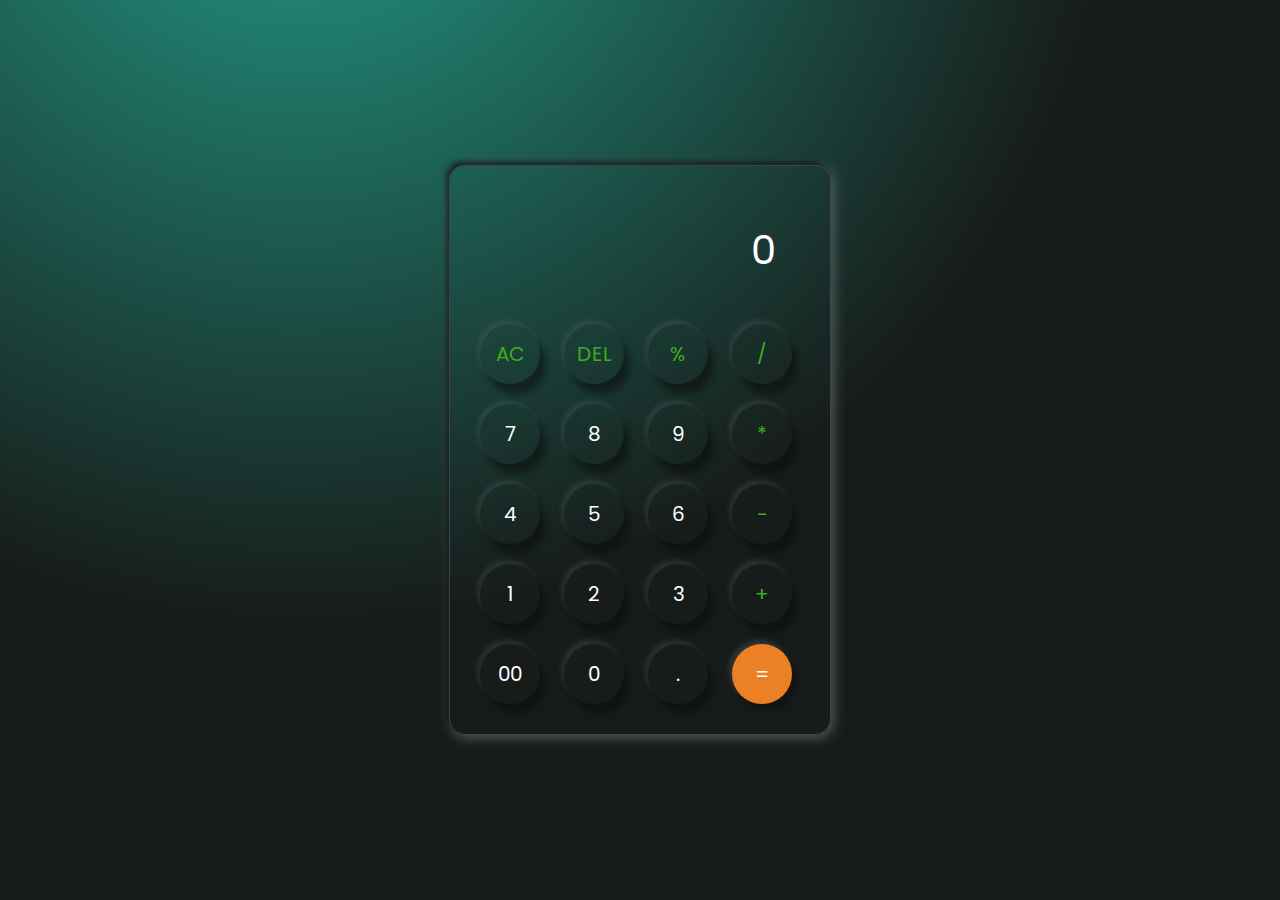
<file: Simple,Calculator/index.html>
<!DOCTYPE html>
<html lang="en">
  <head>
    <meta charset="UTF-8" />
    <meta http-equiv="X-UA-Compatible" content="IE=edge" />
    <meta name="viewport" content="width=device-width, initial-scale=1.0" />
    <link rel="stylesheet" href="style.css" />
    <title>Simple-Calculator</title>
  </head>
  <body>
    <div class="container">
      <div class="calculator">
        <input type="text" id="inputBox" placeholder="0" />
        <div>
          <button class="operator">AC</button>
          <button class="operator">DEL</button>
          <button class="operator">%</button>
          <button class="operator">/</button>
        </div>
        <div>
          <button>7</button>
          <button>8</button>
          <button>9</button>
          <button class="operator">*</button>
        </div>
        <div>
          <button>4</button>
          <button>5</button>
          <button>6</button>
          <button class="operator">-</button>
        </div>
        <div>
          <button>1</button>
          <button>2</button>
          <button>3</button>
          <button class="operator">+</button>
        </div>

        <div>
          <button>00</button>
          <button>0</button>
          <button>.</button>
          <button class="operatoreq">=</button>
        </div>
      </div>
    </div>
    <script src="script.js"></script>
  </body>
</html>
</file>
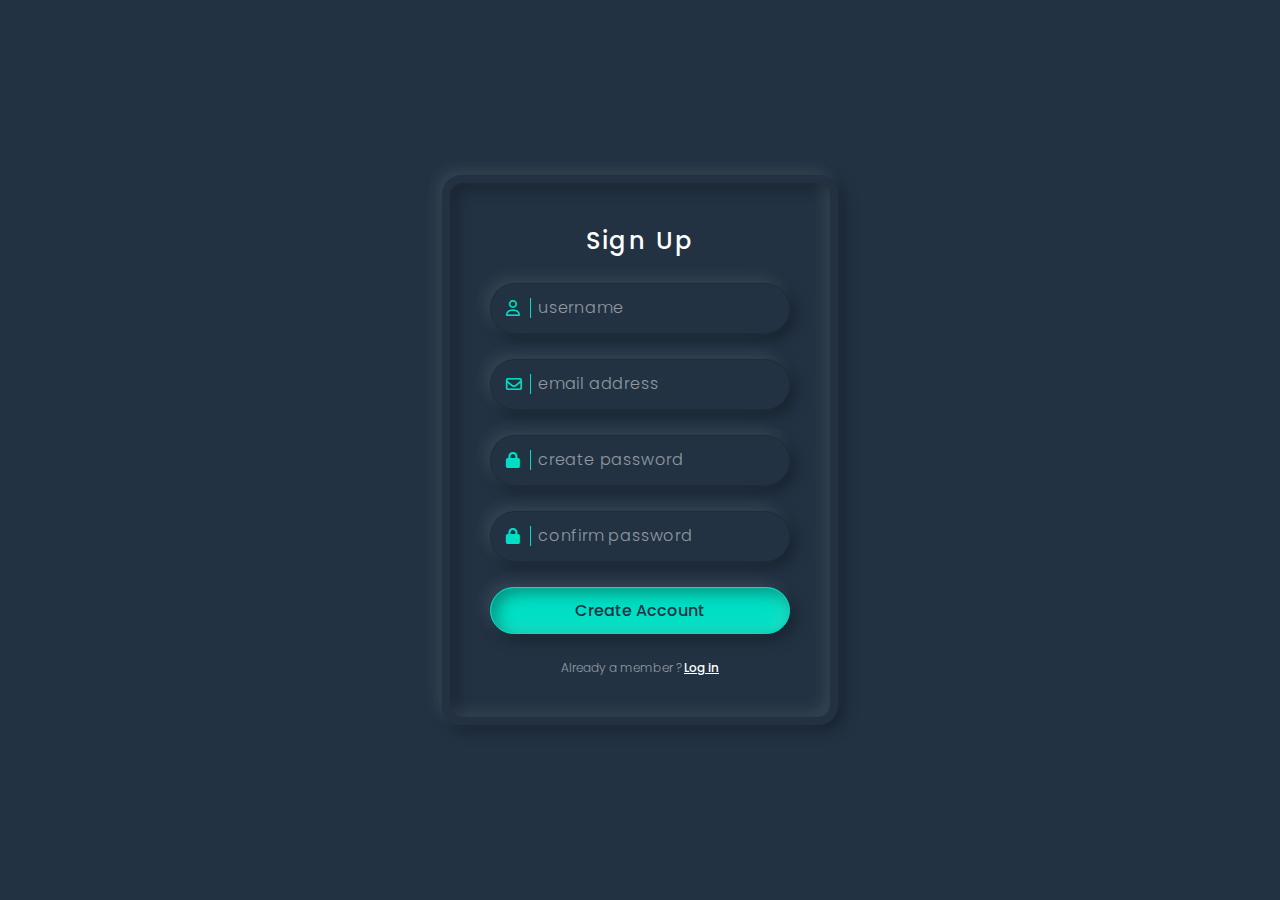
<file: Simple,login,form/index.html>
<!DOCTYPE html>
<html lang="en">
<head>
    <meta charset="UTF-8">
    <meta name="viewport" content="width=device-width, initial-scale=1.0">
    <link rel="stylesheet" type="text/css" href="style.css">
    <script src="script.js"></script>
    <link rel="stylesheet" href="https://cdnjs.cloudflare.com/ajax/libs/font-awesome/6.0.0/css/all.min.css">
    <title>Document</title>
</head>
<body>
  <div class="container">
    <div class="form signup">
      <h2>Sign Up</h2>
      <div class="inputBox">
        <input type="text" required="required">
        <i class="fa-regular fa-user"></i>
        <span>username</span>
      </div>
      <div class="inputBox">
        <input type="text" required="required">
        <i class="fa-regular fa-envelope"></i>
        <span>email address</span>
      </div>
      <div class="inputBox">
        <input type="password" required="required">
        <i class="fa-solid fa-lock"></i>
        <span>create password</span>
      </div>
      <div class="inputBox">
        <input type="password" required="required">
        <i class="fa-solid fa-lock"></i>
        <span>confirm password</span>
      </div>
      <div class="inputBox">
        <input type="submit" value="Create Account">
      </div>
      <p>Already a member ? <a href="#" class="login">Log in</a></p>
    </div>
  
    <div class="form signin">
      <h2>Sign In</h2>
      <div class="inputBox">
        <input type="text" required="required">
        <i class="fa-regular fa-user"></i>
        <span>username</span>
      </div>
      <div class="inputBox">
        <input type="password" required="required">
        <i class="fa-solid fa-lock"></i>
        <span>password</span>
      </div>
      <div class="inputBox">
        <input type="submit" value="Login">
      </div>
      <p>Not Registered ? <a href="#" class="create">Create an account</a></p>
    </div>
  
  </div>
</body>
</html>
</file>
<file: Simple,Calculator/style.css>
@import url('https://fonts.googleapis.com/css2?family=Poppins:wght@500&display=swap');

*{
    margin: 0;
    padding: 0;
    box-sizing: border-box;
    font-family: 'Poppins', sans-serif;
}

body{
    width: 100%;
    height: 100vh;
    display: flex;
    justify-content: center;
    align-items: center;
  /*  background: linear-gradient(45deg, #0a0a0a, #3a4452);   */
   background-image: radial-gradient(circle 815px at 23.4% -21.8%, rgb(35, 159, 138) 0.2%, rgb(23, 28, 26) 100.2%);

}

.calculator{
    border: 1px solid #3a4452;
    padding: 20px;
    border-radius: 16px;
    box-shadow: -3px -4px 5px rgba(12, 12, 12, 0.65), 2px 2px 13px rgba(113, 115, 119, 0.8);
}

input{
    width: 320px;
    border: none;
    padding: 24px;
    margin: 10px;
    background: transparent;
    box-shadow: 0px 3px 15px rgbs(84, 84, 84, 0.1);
    font-size: 40px;
    text-align: right;
    color: #ffffff;
    cursor: pointer;
}

input::placeholder{
    color:#ffffff;
}

.operator{
    color: #3aae1d;
}

.operatoreq{
    color: #ffffff;
    background-color: #eb8124;
    box-shadow: -3px -4px 5px rgba(113, 115, 119, 0.29), 6px 8px 5px rgba(10, 10, 10, 0.38);

}

button{
    border: none;
    width: 60px;
    height: 60px;
    margin: 10px;
    border-radius: 50%;
    font-size: 20px;
    background: transparent;
    box-shadow: -3px -4px 5px rgba(113, 115, 119, 0.23), 6px 10px 6px rgba(10, 10, 10, 0.5);
    color: #ffffff;
}
</file>
<file: Simple,login,form/style.css>
@import url("https://fonts.googleapis.com/css2?family=Poppins:wght@300;400;500;600;700;800;900&display=swap");

* {
  margin: 0;
  padding: 0;
  box-sizing: border-box;
  font-family: "Poppins", sans-serif;
}

body {
  display: flex;
  justify-content: center;
  align-items: center;
  min-height: 100vh;
  background: #223243;
}

.container {
  padding: 40px;
  border-radius: 20px;
  border: 8px solid #223243;
  box-shadow: -5px -5px 15px rgba(255, 255, 255, 0.1),
    5px 5px 15px rgba(0, 0, 0, 0.35),
    inset -5px -5px 15px rgba(255, 255, 255, 0.1),
    inset 5px 5px 15px rgba(0, 0, 0, 0.35);
}

.container .form {
  display: flex;
  justify-content: center;
  align-items: center;
  flex-direction: column;
  gap: 25px;
}

.container .form.signin,
.container.signinForm .form.signup {
  display: none;
}

.container.signinForm .form.signin {
  display: flex;
}

.container .form h2 {
  color: #fff;
  font-weight: 500;
  letter-spacing: 0.1em;
}

.container .form .inputBox {
  position: relative;
  width: 300px;
}

.container .form .inputBox input {
  padding: 12px 10px 12px 48px;
  border: none;
  width: 100%;
  background: #223243;
  border: 1px solid rgba(0, 0, 0, 0.1);
  color: #fff;
  font-weight: 300;
  border-radius: 25px;
  font-size: 1em;
  box-shadow: -5px -5px 15px rgba(255, 255, 255, 0.1),
    5px 5px 15px rgba(0, 0, 0, 0.35);
  transition: 0.5s;
  outline: none;
}

.container .form .inputBox span {
  position: absolute;
  left: 0;
  padding: 12px 10px 12px 48px;
  pointer-events: none;
  font-size: 1em;
  font-weight: 300;
  transition: 0.5s;
  letter-spacing: 0.05em;
  color: rgba(255, 255, 255, 0.5);
}

.container .form .inputBox input:valid ~ span,
.container .form .inputBox input:focus ~ span {
  color: #00dfc4;
  border: 1px solid #00dfc4;
  background: #223243;
  transform: translateX(25px) translateY(-7px);
  font-size: 0.6em;
  padding: 0 8px;
  border-radius: 10px;
  letter-spacing: 0.1em;
}

.container .form .inputBox input:valid,
.container .form .inputBox input:focus {
  border: 1px solid #00dfc4;
}

.container .form .inputBox i {
  position: absolute;
  top: 15px;
  left: 16px;
  width: 25px;
  padding: 2px 0;
  padding-right: 8px;
  color: #00dfc4;
  border-right: 1px solid #00dfc4;
}

.container .form .inputBox input[type="submit"] {
  background: #00dfc4;
  color: #223243;
  padding: 10px 0;
  font-weight: 500;
  cursor: pointer;
  box-shadow: -5px -5px 15px rgba(255, 255, 255, 0.1),
    5px 5px 15px rgba(0, 0, 0, 0.35),
    inset -5px -5px 15px rgba(255, 255, 255, 0.1),
    inset 5px 5px 15px rgba(0, 0, 0, 0.35);
}

.container .form p {
  color: rgba(255, 255, 255, 0.5);
  font-size: 0.75em;
  font-weight: 300;
}

.container .form p a {
  font-weight: 500;
  color: #fff;
}
</file>
